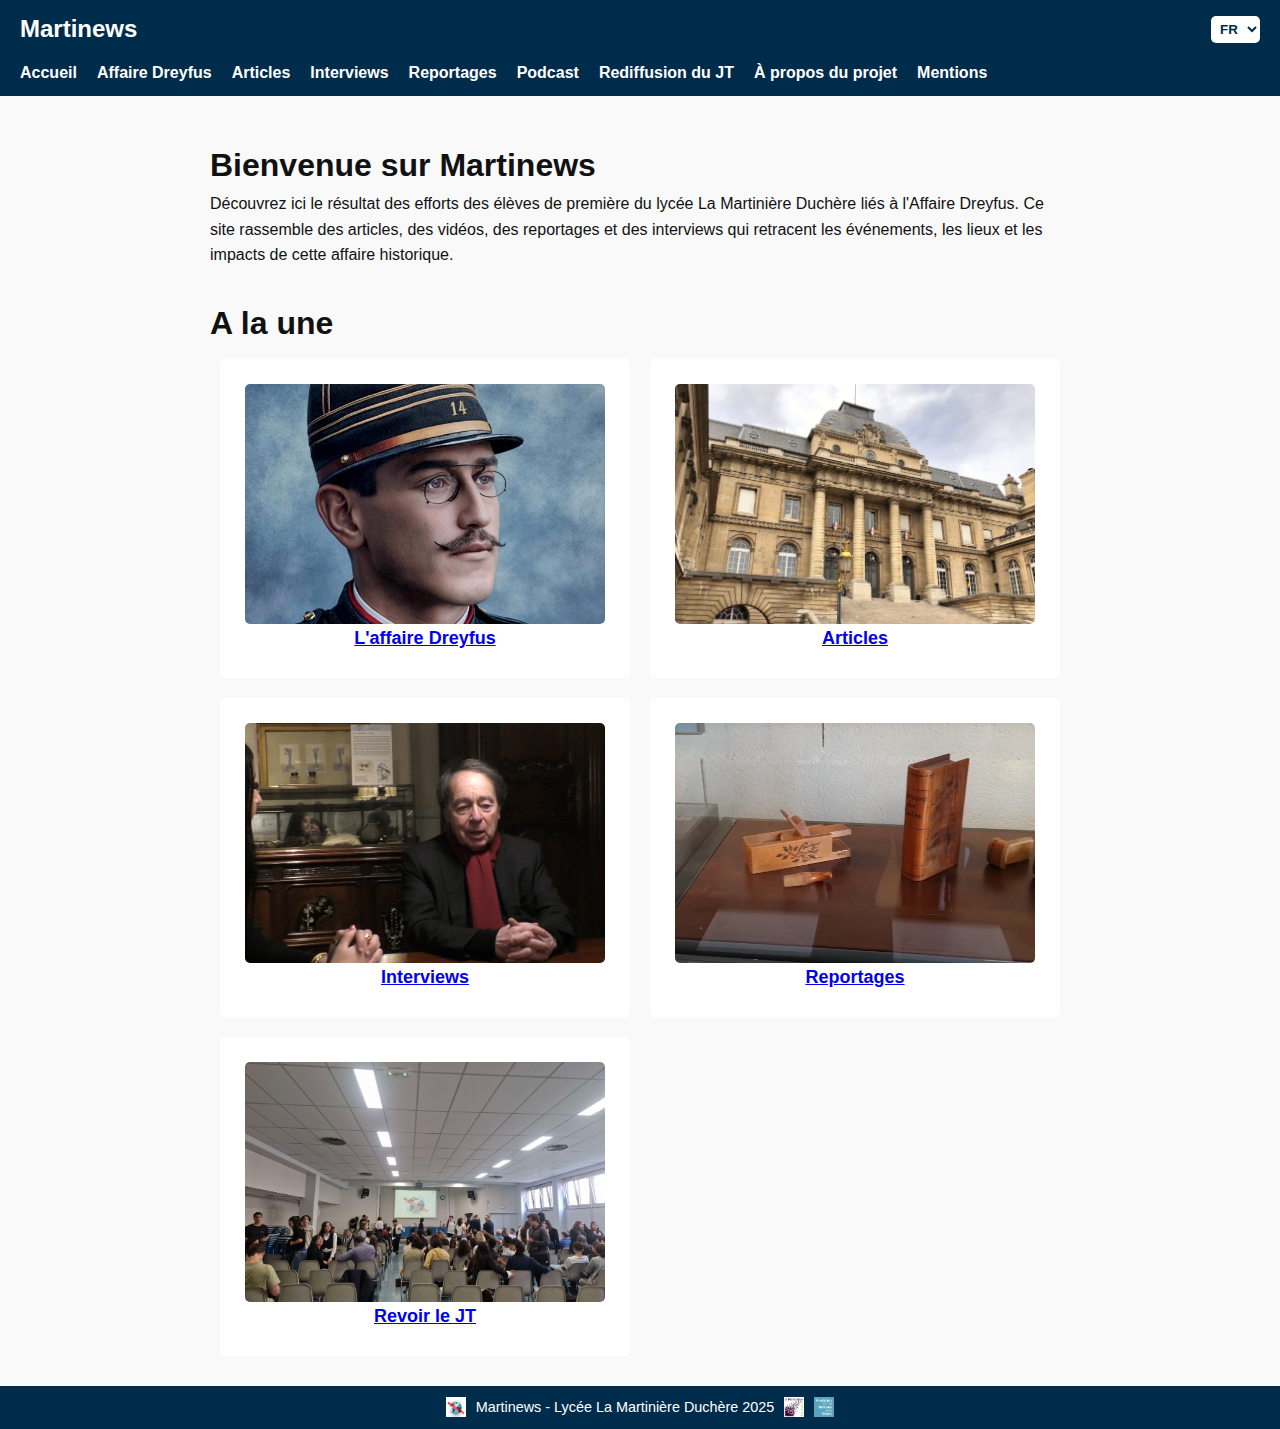
<file: index.html>
<!DOCTYPE html>
<html lang="fr">
<head>
  <meta charset="UTF-8">
  <title>Martinews</title>
  <link rel="stylesheet" href="Styles/style.css">
  <link rel="icon" href="Images/Logos/logo.jpg">
  <script defer src="Java/script.js"></script>
  <meta name="viewport" content="width=device-width, initial-scale=1.0">
</head>
<body class="accueil">


  <!-- Barre de navigation -->
  <header class="header">
    <div id="menu-icon" class="menu-icon">
      <div class="bar"></div><div class="bar"></div><div class="bar"></div>
    </div>
    <h1>Martinews</h1>
    <select id="lang-select">
      <option value="fr">FR</option> 
      <option value="en">EN</option>
    </select>
  </header>

  <nav class="top-nav">
    <a href="index.html" data-fr="Accueil" data-en="Home"></a>
    <a href="dreyfus.html" data-fr="Affaire Dreyfus" data-en="Dreyfus Affair"></a>
    <a href="articles.html">Articles</a>
    <a href="interview.html">Interviews</a>
    <a href="reportages.html" data-fr="Reportages" data-en="Reports"></a>
    <a href="podcast.html">Podcast</a>
    <a href="replay.html" data-fr="Rediffusion du JT" data-en="Broadcast Replay"></a>
    <a href="projet.html" data-fr="À propos du projet" data-en="About the Project"></a>
	<a href="credits.html" data-fr="Mentions" data-en="Credits"></a>
  </nav>

  <!-- Menu plein écran -->
	<nav class="fullscreen-menu" id="menu">
<div class="menu-content">
	<div class="menu-row">
		<a href="index.html" data-fr="Accueil" data-en="Home"></a>
		<a href="dreyfus.html" data-fr="Affaire Dreyfus" data-en="Dreyfus Affair"></a>
		<a href="articles.html">Articles</a>
		<a href="interview.html">Interviews</a>
    </div>
    <div class="menu-row">
		<a href="reportages.html" data-fr="Reportages" data-en="Reports"></a>
		<a href="podcast.html">Podcast</a>
		<a href="replay.html" data-fr="Rediffusion du JT" data-en="Watch the Broadcast Again"></a>
		<a href="projet.html" data-fr="A propos du projet" data-en="About the Project"></a>
    </div>
    <div class="menu-row">
		<a href="credits.html" data-fr="Mentions" data-en="Credits"></a>
    </div>
</div>

  <div id="close-icon" class="close-icon">
    <div class="bar1"></div><div class="bar2"></div>
  </div>

  <footer style="margin-top: auto; text-align: center;">
		<img src="Images/Logos/logo_martiniere.jpg" width="40" height="40">
		<img src="Images/Logos/logo_fondation.jpg" width="40" height="40">
		<img src="Images/Logos/logo.jpg" width="40" height="40">
  </footer>
</nav>

<!-- Contenu -->
<main class="content">
  <section class="hero-tv" style="margin-top: 60px;">
    <div class="hero-overlay">
		<h1 data-fr="Bienvenue sur Martinews" data-en="Welcome to Martinews"></h1>
		<p data-fr="Découvrez ici le résultat des efforts d͏es élèves de première d͏u lycée La Ma͏rtinièr͏e Duchère liés à l͏'Affaire͏ Dreyfus. Ce site ͏rassemble des articles, des vid͏éos,͏ des reportages et des interviews ͏qui re͏tr͏acent ͏les événements, les lieux et les i͏mpacts de͏ cette affaire ͏historiqu͏e." 
		data-en="Discover here the result of the efforts of students from La Martinière Duchère high school related to the Dreyfus Affair. This site brings together articles, videos, reports, and interviews that retrace the events, places, and impacts of this historical case.">
		</p>
    </div>
	<h1 data-fr="A la une" data-en="Front-page" style="margin-top: 30px;"></h1>
  </section>

<div class="grid-container2">
  
	<div class="grid-item"> 
		<a href="dreyfus.html" class="pdf-link">
			<img src="Images/Index/dreyfus.jpg" alt="Image cliquable" class="left-align"/>
			<h4 data-fr="L'affaire Dreyfus" data-en="Dreyfus Affair"></h4>
		</a>
	</div>
  
	<div class="grid-item"> 
		<a href="articles.html" class="pdf-link" >
			<img src="Images/Index/lieux.jpg" alt="Image cliquable" class="left-align"/>
			<h4>Articles</h4>
		</a>
	</div>
	
	<div class="grid-item"> 
		<a href="interview.html" class="pdf-link">
			<img src="Images/Index/interview.jpg" alt="Image cliquable" class="left-align"/>
			<h4>Interviews</h4>
		</a>
	</div>
	
	<div class="grid-item"> 
		<a href="reportages.html" class="pdf-link">
			<img src="Images/Index/reportages.jpg" alt="Image cliquable" class="left-align"/>
			<h4 data-fr="Reportages" data-en="Reports"></h4>
		</a>
	</div>
	
	<div class="grid-item"> 
		<a href="replay.html" class="pdf-link">
			<img src="Images/JT.jpg" alt="Image cliquable" class="left-align"/>
			<h4 data-fr="Revoir le JT" data-en="Watch the Broadcast Again"></h4>
		</a>
	</div>
	
  

	</div>
</main>

  <!-- Footer -->
	<footer class="footer">
		<img src="Images/Logos/logo.jpg" width="20" height="20">
		<p style="margin: 0;">Martinews - Lycée La Martinière Duchère 2025</p>
		<img src="Images/Logos/logo_martiniere.jpg" width="20" height="20"/>
		<img src="Images/Logos/logo_fondation.jpg" width="20" height="20"/>
	</footer>

</body>
</html>
</file>
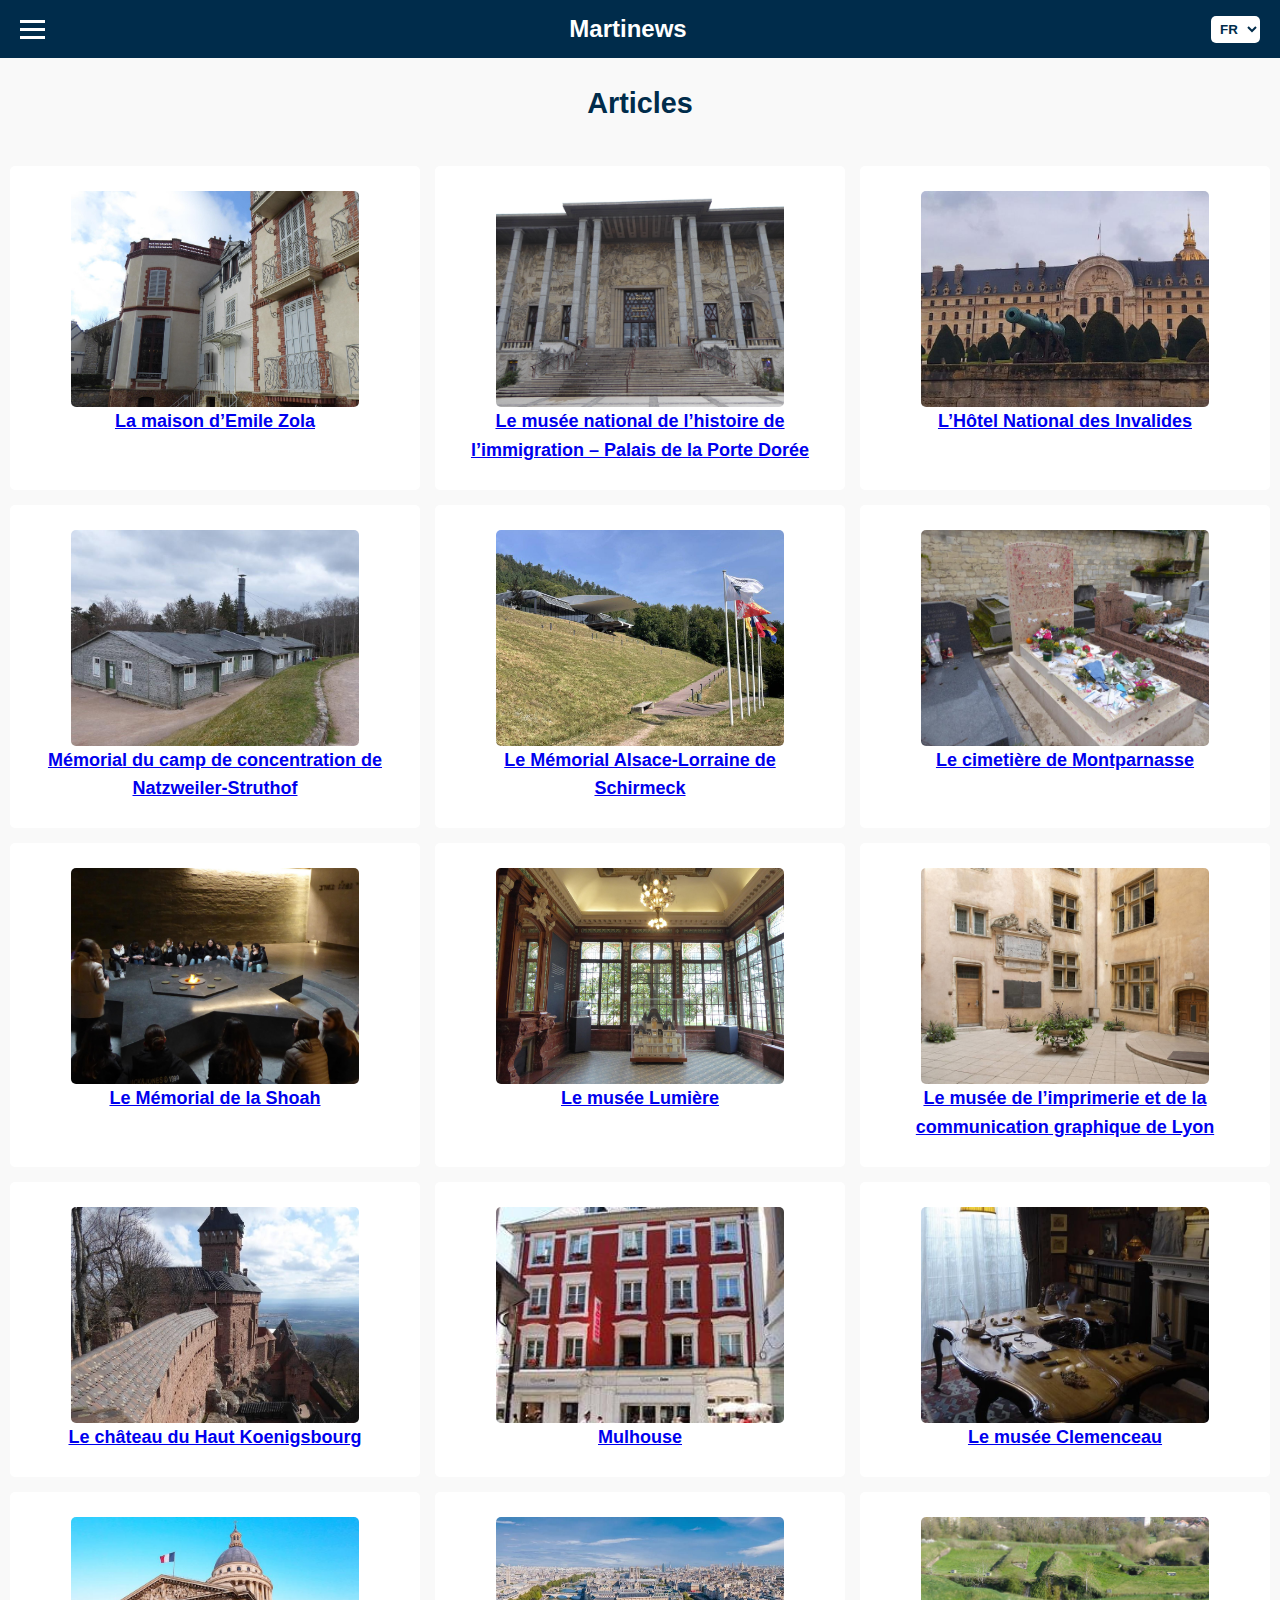
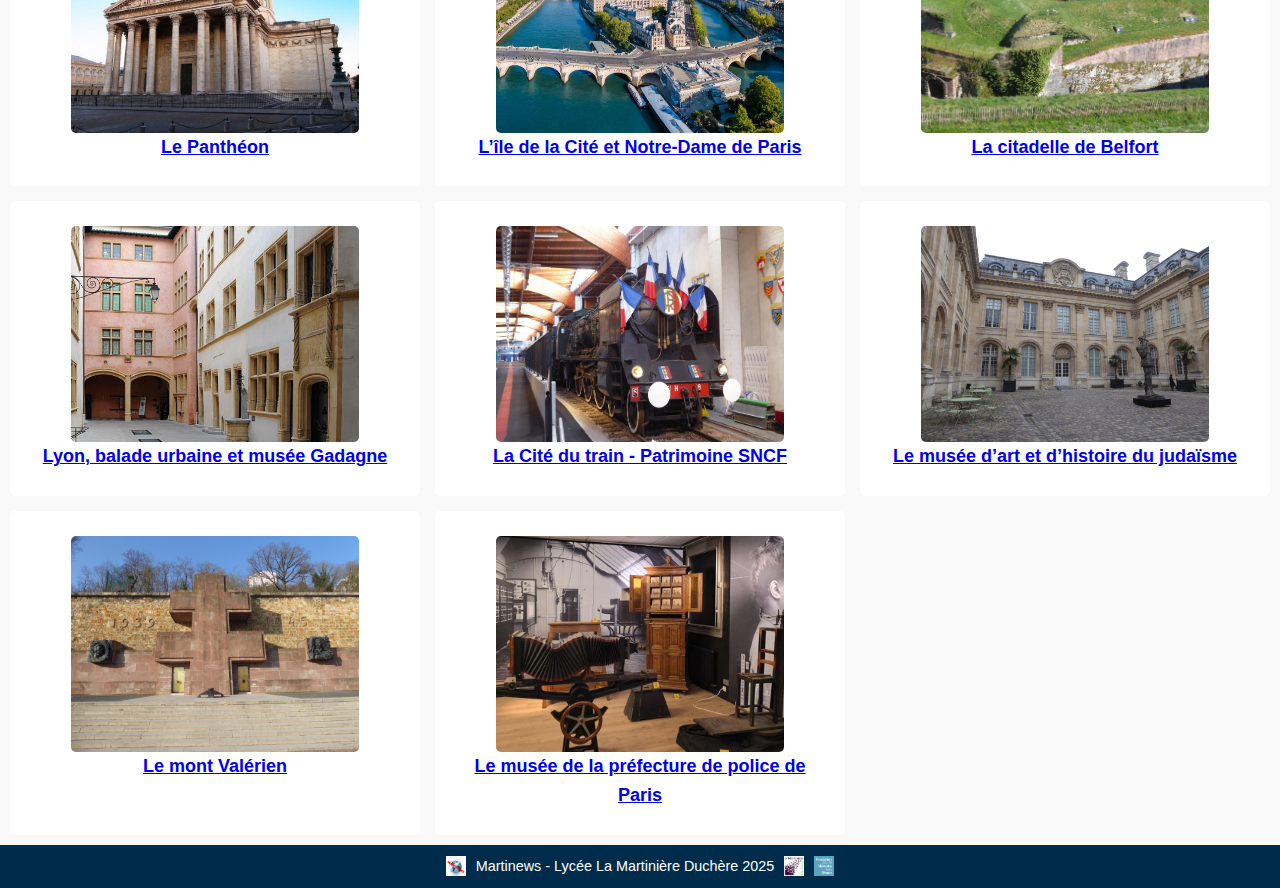
<file: articles.html>
<!DOCTYPE html>
<html lang="fr">
<head>
  <meta charset="UTF-8">
  <title>Martinews</title>
  <link rel="stylesheet" href="Styles/style.css">
  <link rel="icon" href="Images/Logos/logo.jpg">
  <script defer src="Java/script.js"></script>
  <meta name="viewport" content="width=device-width, initial-scale=1.0">
</head>
<body>


  <!-- Barre de navigation -->
  <header class="header">
    <div id="menu-icon" class="menu-icon">
      <div class="bar"></div><div class="bar"></div><div class="bar"></div>
    </div>
    <h1>Martinews</h1>
    <select id="lang-select">
      <option value="fr">FR</option> 
      <option value="en">EN</option>
    </select>
  </header>

  <!-- Menu plein écran -->
	<nav class="fullscreen-menu" id="menu">
<div class="menu-content">
	<div class="menu-row">
		<a href="index.html" data-fr="Accueil" data-en="Home"></a>
		<a href="dreyfus.html" data-fr="Affaire Dreyfus" data-en="Dreyfus Affair"></a>
		<a href="articles.html">Articles</a>
		<a href="interview.html">Interviews</a>
    </div>
    <div class="menu-row">
		<a href="reportages.html" data-fr="Reportages" data-en="Reports"></a>
		<a href="podcast.html">Podcast</a>
		<a href="replay.html" data-fr="Rediffusion du JT" data-en="Watch the Broadcast Again"></a>
		<a href="projet.html" data-fr="A propos du projet" data-en="About the Project"></a>
    </div>
    <div class="menu-row">
		<a href="credits.html" data-fr="Mentions" data-en="Credits"></a>
    </div>
</div>

  <div id="close-icon" class="close-icon">
    <div class="bar1"></div><div class="bar2"></div>
  </div>

  <footer style="margin-top: auto; text-align: center;">
		<img src="Images/Logos/logo_martiniere.jpg" width="40" height="40">
		<img src="Images/Logos/logo_fondation.jpg" width="40" height="40">
		<img src="Images/Logos/logo.jpg" width="40" height="40">
  </footer>
</nav>

  <!-- Contenu -->
  <main class="content">
    <h2>Articles</h2>
  </main>
  
  <div class="grid-container">
  
	<div class="grid-item"> 
		<a class="pdf-link"
			data-href-fr="Articles/maison-emile-zola_FR.pdf"
			data-href-en="Articles/maison-emile-zola_EN.pdf"
			target="_blank">
			<img src="Images/Articles/maison-emile-zola.jpg" alt="Image cliquable" class="left-align"/>
			<h4 data-fr="La maison d’Emile Zola" data-en="Emile Zola's house"></h4>
		</a>
	</div>
  
	<div class="grid-item"> 
		<a class="pdf-link"
			data-href-fr="Articles/musée-immigration-FR.pdf"
			data-href-en="Articles/musée-immigration-EN.pdf"
			target="_blank">
			<img src="Images/Articles/musée-immigration.jpg" alt="Image cliquable" class="left-align"/>
			<h4 data-fr="Le musée national de l’histoire de l’immigration – Palais de la Porte Dorée" data-en="The National Museum of the History of Immigration – Palais de la Porte Dorée"></h4>
		</a>
	</div>
  
    <div class="grid-item"> 
		<a class="pdf-link"
			data-href-fr="Articles/hotel-national-invalides-FR.pdf"
			data-href-en="Articles/hotel-national-invalides-EN.pdf"
			target="_blank">
			<img src="Images/Articles/hotel-national-invalides.jpg" alt="Image cliquable" class="left-align"/>
			<h4 data-fr="L’Hôtel National des Invalides" data-en="The National Hôtel of the Invalides"></h4>
		</a>
	</div>
	
    <div class="grid-item"> 
		<a class="pdf-link"
			data-href-fr="Articles/mémorial-natzweiler-struthof-FR.pdf"
			data-href-en="Articles/mémorial-natzweiler-struthof-EN.pdf"
			target="_blank">
			<img src="Images/Articles/mémorial-natzweiler-struthof.jpg" alt="Image cliquable" class="left-align"/>
			<h4 data-fr="Mémorial du camp de concentration de Natzweiler-Struthof" data-en="Memorial of the Natzweiler-Struthof Concentration Camp"></h4>
		</a>
	</div>


	<div class="grid-item"> 
		<a class="pdf-link"
			data-href-fr="Articles/mémorial-alsace-lorraine-schirmeck-FR.pdf"
			data-href-en="Articles/mémorial-alsace-lorraine-schirmeck-EN.pdf"
			target="_blank">
			<img src="Images/Articles/mémorial-alsace-lorraine-schirmeck.jpg" alt="Image cliquable" class="left-align"/>
			<h4 data-fr="Le Mémorial Alsace-Lorraine de Schirmeck" data-en="The Alsace-Moselle Memorial in Schirmeck"></h4>
		</a>
	</div>
	
  	<div class="grid-item"> 
		<a class="pdf-link"
			data-href-fr="Articles/cimetière-montparnasse-FR.pdf"
			data-href-en="Articles/cimetière-montparnasse-EN.pdf"
			target="_blank">
			<img src="Images/Articles/cimetière-montparnasse.jpg" alt="Image cliquable" class="left-align"/>
			<h4 data-fr="Le cimetière de Montparnasse" data-en="The Montparnasse Cemetery"></h4>
		</a>
	</div>
	
	<div class="grid-item"> 
		<a class="pdf-link"
			data-href-fr="Articles/mémorial-shoah-FR.pdf"
			data-href-en="Articles/mémorial-shoah-EN.pdf"
			target="_blank">
			<img src="Images/Articles/mémorial-shoah.jpg" alt="Image cliquable" class="left-align"/>
			<h4 data-fr="Le Mémorial de la Shoah" data-en="The Shoah Memorial"></h4>
		</a>
	</div>

	<div class="grid-item"> 
		<a class="pdf-link"
			data-href-fr="Articles/musée-lumière-FR.pdf"
			data-href-en="Articles/musée-lumière-EN.pdf"
			target="_blank">
			<img src="Images/Articles/musée-lumière.jpg" alt="Image cliquable" class="left-align"/>
			<h4 data-fr="Le musée Lumière" data-en="The Lumière Museum"></h4>
		</a>
	</div>
	
	<div class="grid-item"> 
		<a class="pdf-link"
			data-href-fr="Articles/musée-imprimerie-FR.pdf"
			data-href-en="Articles/musée-imprimerie-EN.pdf"
			target="_blank">
			<img src="Images/Articles/musée-imprimerie.jpg" alt="Image cliquable" class="left-align"/>
			<h4 data-fr="Le musée de l’imprimerie et de la communication graphique de Lyon" data-en="The Museum of Printing and Graphic Communication in Lyon"></h4>
		</a>
	</div>
	
	<div class="grid-item"> 
		<a class="pdf-link"
			data-href-fr="Articles/château-haut-koenigsbourg-FR.pdf"
			data-href-en="Articles/château-haut-koenigsbourg-EN.pdf"
			target="_blank">
			<img src="Images/Articles/château-haut-koenigsbourg.jpg" alt="Image cliquable" class="left-align"/>
			<h4 data-fr="Le château du Haut Koenigsbourg" data-en="Haut-Koenigsbourg Castle"></h4>
		</a>
	</div>
	
	<div class="grid-item"> 
		<a class="pdf-link"
			data-href-fr="Articles/mulhouse-FR.pdf"
			data-href-en="Articles/mulhouse-EN.pdf"
			target="_blank">
			<img src="Images/Articles/mulhouse.jpg" alt="Image cliquable" class="left-align"/>
			<h4>Mulhouse</h4>
		</a>
	</div>
	
	<div class="grid-item"> 
		<a class="pdf-link"
			data-href-fr="Articles/musée-clémenceau-FR.pdf"
			data-href-en="Articles/musée-clémenceau-EN.pdf"
			target="_blank">
			<img src="Images/Articles/musée-clémenceau.jpg" alt="Image cliquable" class="left-align"/>
			<h4 data-fr="Le musée Clemenceau" data-en="The Clemenceau Museum"></h4>
		</a>
	</div>
	
	<div class="grid-item"> 
		<a class="pdf-link"
			data-href-fr="Articles/panthéon-FR.pdf"
			data-href-en="Articles/panthéon-EN.pdf"
			target="_blank">
			<img src="Images/Articles/panthéon.jpg" alt="Image cliquable" class="left-align"/>
			<h4 data-fr="Le Panthéon" data-en="The Panthéon"></h4>
		</a>
	</div>
	
	<div class="grid-item"> 
		<a class="pdf-link"
			data-href-fr="Articles/ile-cité-notre-dame-FR.pdf"
			data-href-en="Articles/ile-cité-notre-dame-EN.pdf"
			target="_blank">
			<img src="Images/Articles/ile-cité-notre-dame.jpg" alt="Image cliquable" class="left-align"/>
			<h4 data-fr="L’île de la Cité et Notre-Dame de Paris " data-en="The Île de la Cité and Notre-Dame Cathedral of Paris"></h4>
		</a>
	</div>
	
	<div class="grid-item"> 
		<a class="pdf-link"
			data-href-fr="Articles/citadelle-bellefort-FR.pdf"
			data-href-en="Articles/citadelle-bellefort-EN.pdf"
			target="_blank">
			<img src="Images/Articles/citadelle-bellefort.jpg" alt="Image cliquable" class="left-align"/>
			<h4 data-fr="La citadelle de Belfort" data-en="The Belfort Citadel"></h4>
		</a>
	</div>
	
	<div class="grid-item"> 
		<a class="pdf-link"
			data-href-fr="Articles/lyon-musée-gadagne-FR.pdf"
			data-href-en="Articles/lyon-musée-gadagne-EN.pdf"
			target="_blank">
			<img src="Images/Articles/lyon-musée-gadagne.jpg" alt="Image cliquable" class="left-align"/>
			<h4 data-fr="Lyon, balade urbaine et musée Gadagne" data-en="Lyon, Urban Walk and Gadagne Museum"></h4>
		</a>
	</div>
	
	<div class="grid-item"> 
		<a class="pdf-link"
			data-href-fr="Articles/cité-du-train-FR.pdf"
			data-href-en="Articles/cité-du-train-EN.pdf"
			target="_blank">
			<img src="Images/Articles/cité-du-train.jpg" alt="Image cliquable" class="left-align"/>
			<h4 data-fr="La Cité du train - Patrimoine SNCF" data-en="The Train City – SNCF Heritage Museum"></h4>
		</a>
	</div>
	
	<div class="grid-item"> 
		<a class="pdf-link"
			data-href-fr="Articles/musée-art-histoire-judaisme-FR.pdf"
			data-href-en="Articles/musée-art-histoire-judaisme-EN.pdf"
			target="_blank">
			<img src="Images/Articles/musée-art-histoire-judaisme.jpg" alt="Image cliquable" class="left-align"/>
			<h4 data-fr="Le musée d’art et d’histoire du judaïsme" data-en="The Museum of Art and History of Judaism"></h4>
		</a>
	</div>
	
	<div class="grid-item"> 
		<a class="pdf-link"
			data-href-fr="Articles/mont-valérien-FR.pdf"
			data-href-en="Articles/mont-valérien-EN.pdf"
			target="_blank">
			<img src="Images/Articles/mont-valérien.jpg" alt="Image cliquable" class="left-align"/>
			<h4 data-fr="Le mont Valérien" data-en="Mount Valérien"></h4>
		</a>
	</div>
	
	<div class="grid-item"> 
		<a class="pdf-link"
			data-href-fr="Articles/musée-préfecture-police-paris-FR.pdf"
			data-href-en="Articles/musée-préfecture-police-paris-EN.pdf"
			target="_blank">
			<img src="Images/Articles/musée-préfecture-police-paris.jpg" alt="Image cliquable" class="left-align"/>
			<h4 data-fr="Le musée de la préfecture de police de Paris" data-en="The Paris Police Prefecture Museum"></h4>
		</a>
	</div>

	</div>

  <!-- Footer -->
	<footer class="footer">
		<img src="Images/Logos/logo.jpg" width="20" height="20">
		<p style="margin: 0;">Martinews - Lycée La Martinière Duchère 2025</p>
		<img src="Images/Logos/logo_martiniere.jpg" width="20" height="20"/>
		<img src="Images/Logos/logo_fondation.jpg" width="20" height="20"/>
	</footer>

</body>
</html>
</file>
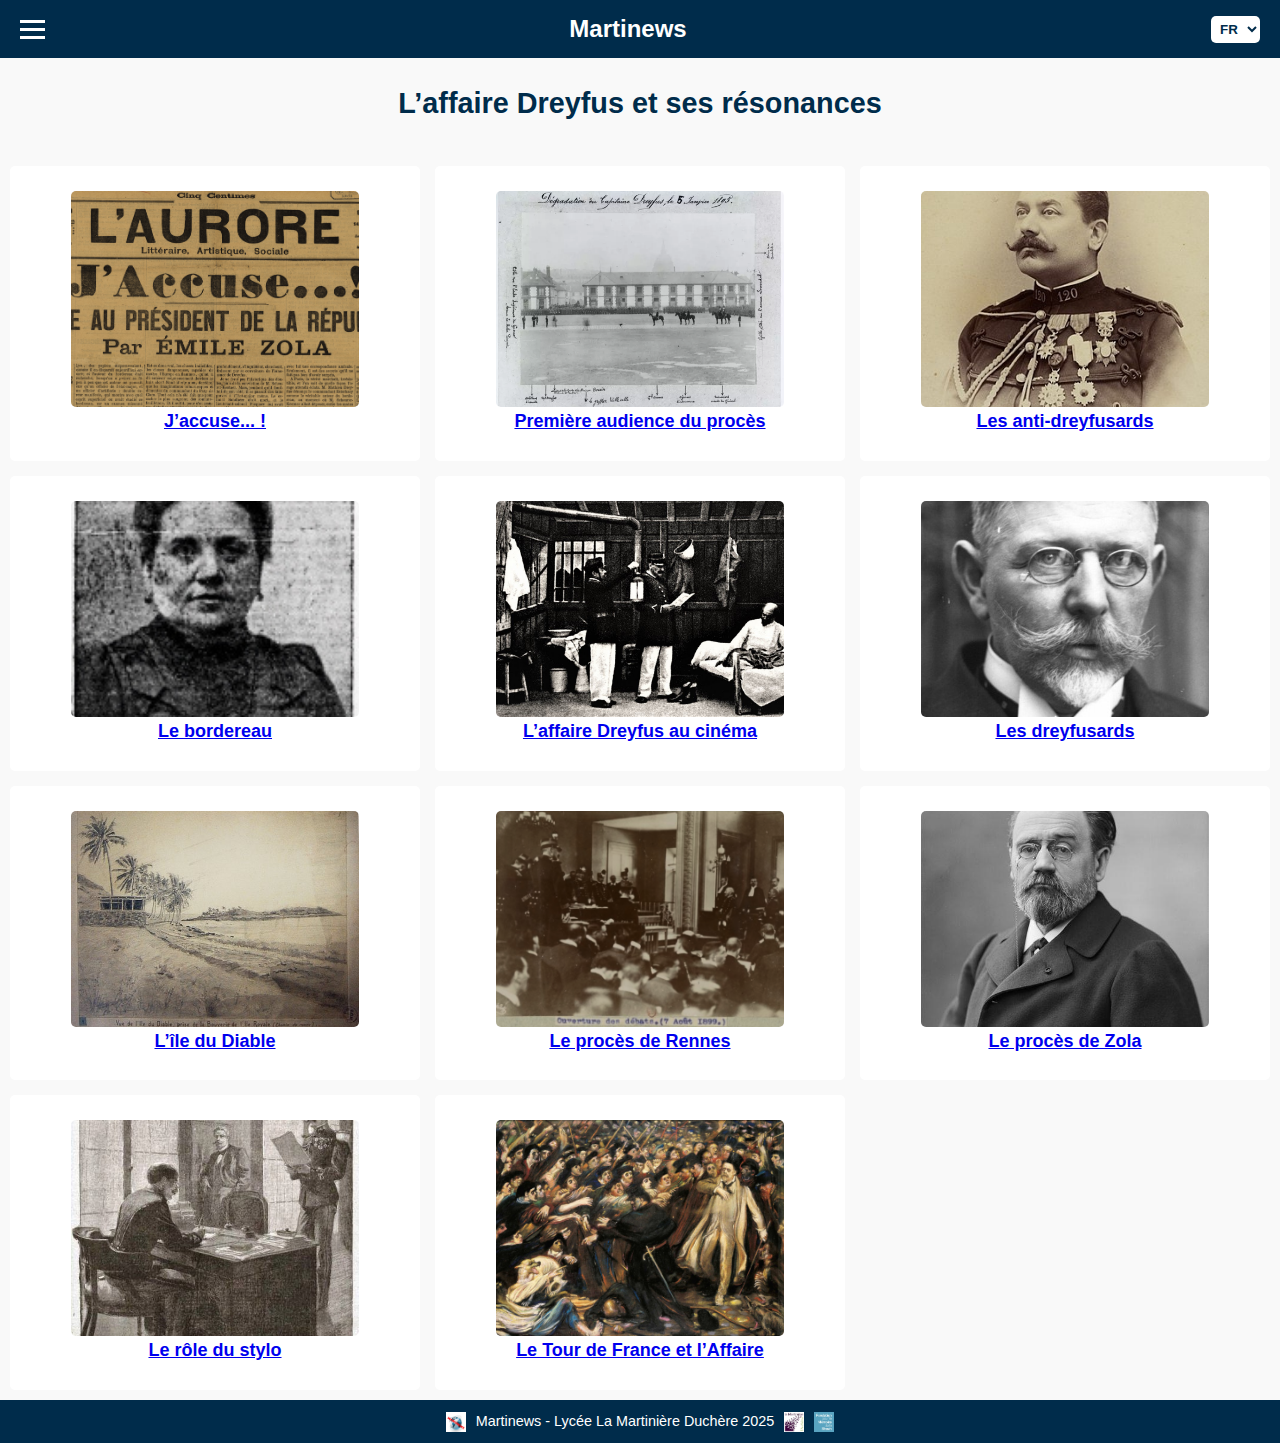
<file: dreyfus.html>
<!DOCTYPE html>
<html lang="fr">
<head>
  <meta charset="UTF-8">
  <title>Martinews</title>
  <link rel="stylesheet" href="Styles/style.css">
  <link rel="icon" href="Images/Logos/logo.jpg">
  <script defer src="Java/script.js"></script>
  <meta name="viewport" content="width=device-width, initial-scale=1.0">
</head>
<body>


  <!-- Barre de navigation -->
  <header class="header">
    <div id="menu-icon" class="menu-icon">
      <div class="bar"></div><div class="bar"></div><div class="bar"></div>
    </div>
    <h1>Martinews</h1>
    <select id="lang-select">
      <option value="fr">FR</option> 
      <option value="en">EN</option>
    </select>
  </header>
  
  

  <!-- Menu plein écran -->
	<nav class="fullscreen-menu" id="menu">
<div class="menu-content">
	<div class="menu-row">
		<a href="index.html" data-fr="Accueil" data-en="Home"></a>
		<a href="dreyfus.html" data-fr="Affaire Dreyfus" data-en="Dreyfus Affair"></a>
		<a href="articles.html">Articles</a>
		<a href="interview.html">Interviews</a>
    </div>
    <div class="menu-row">
		<a href="reportages.html" data-fr="Reportages" data-en="Reports"></a>
		<a href="podcast.html">Podcast</a>
		<a href="replay.html" data-fr="Rediffusion du JT" data-en="Watch the Broadcast Again"></a>
		<a href="projet.html" data-fr="A propos du projet" data-en="About the Project"></a>
    </div>
    <div class="menu-row">
		<a href="credits.html" data-fr="Mentions" data-en="Credits"></a>
    </div>
</div>

  <div id="close-icon" class="close-icon">
    <div class="bar1"></div><div class="bar2"></div>
  </div>

  <footer style="margin-top: auto; text-align: center;">
		<img src="Images/Logos/logo_martiniere.jpg" width="40" height="40">
		<img src="Images/Logos/logo_fondation.jpg" width="40" height="40">
		<img src="Images/Logos/logo.jpg" width="40" height="40">
  </footer>
</nav>
	
  <!-- Contenu -->
  <main class="content">
    <h2 data-fr="L’affaire Dreyfus et ses résonances"
        data-en="The Dreyfus affair and its resonances">L’affaire Dreyfus et ses résonances</h2>
  </main>
  
  <div class="grid-container">
  
<div class="grid-item"> 
	<a class="pdf-link"
		data-href-fr="Dreyfus/13-janvier-1898-FR.pdf"
		data-href-en="Dreyfus/13-janvier-1898-FR.pdf"
		target="_blank">
		<img src="Images/Dreyfus/13-janvier-1898.png" alt="Image cliquable" class="left-align"/>
		<h4 data-fr="J’accuse... !" data-en="J’accuse... !"></h4>
	</a>
</div>

<div class="grid-item"> 
	<a class="pdf-link"
		data-href-fr="Dreyfus/19-déc-1894-FR.pdf"
		data-href-en="Dreyfus/19-déc-1894-FR.pdf"
		target="_blank">
		<img src="Images/Dreyfus/19-déc-1894.png" alt="Image cliquable" class="left-align"/>
		<h4 data-fr="Première audience du procès" data-en="First hearing of the trial"></h4>
	</a>
</div>

<div class="grid-item"> 
	<a class="pdf-link"
		data-href-fr="Dreyfus/Anti-Dreyfusard-FR.pdf"
		data-href-en="Dreyfus/Anti-Dreyfusard-FR.pdf"
		target="_blank">
		<img src="Images/Dreyfus/Anti-Dreyfusard.jpg" alt="Image cliquable" class="left-align"/>
		<h4 data-fr="Les anti-dreyfusards" data-en="The anti-Dreyfusards"></h4>
	</a>
</div>

<div class="grid-item"> 
	<a class="pdf-link"
		data-href-fr="Dreyfus/Bordereau-FR.pdf"
		data-href-en="Dreyfus/Bordereau-FR.pdf"
		target="_blank">
		<img src="Images/Dreyfus/Bordereau.jpg" alt="Image cliquable" class="left-align"/>
		<h4 data-fr="Le bordereau" data-en="The memorandum"></h4>
	</a>
</div>

<div class="grid-item"> 
	<a class="pdf-link"
		data-href-fr="Dreyfus/Cinéma-FR.pdf"
		data-href-en="Dreyfus/Cinéma-FR.pdf"
		target="_blank">
		<img src="Images/Dreyfus/Cinéma.jpg" alt="Image cliquable" class="left-align"/>
		<h4 data-fr="L’affaire Dreyfus au cinéma" data-en="The Dreyfus Affair in cinema"></h4>
	</a>
</div>

<div class="grid-item"> 
	<a class="pdf-link"
		data-href-fr="Dreyfus/Dreyfusard-FR.pdf"
		data-href-en="Dreyfus/Dreyfusard-FR.pdf"
		target="_blank">
		<img src="Images/Dreyfus/Dreyfusard.jpg" alt="Image cliquable" class="left-align"/>
		<h4 data-fr="Les dreyfusards" data-en="The Dreyfusards"></h4>
	</a>
</div>

<div class="grid-item"> 
	<a class="pdf-link"
		data-href-fr="Dreyfus/Ile-du-diable-FR.pdf"
		data-href-en="Dreyfus/Ile-du-diable-FR.pdf"
		target="_blank">
		<img src="Images/Dreyfus/Ile-du-diable.jpg" alt="Image cliquable" class="left-align"/>
		<h4 data-fr="L’île du Diable" data-en="Devil's Island"></h4>
	</a>
</div>

<div class="grid-item"> 
	<a class="pdf-link"
		data-href-fr="Dreyfus/Procès-de-Rennes-FR.pdf"
		data-href-en="Dreyfus/Procès-de-Rennes-FR.pdf"
		target="_blank">
		<img src="Images/Dreyfus/Procès-de-Rennes.png" alt="Image cliquable" class="left-align"/>
		<h4 data-fr="Le procès de Rennes" data-en="The Rennes trial"></h4>
	</a>
</div>

<div class="grid-item"> 
	<a class="pdf-link"
		data-href-fr="Dreyfus/Procès-de-Zola-FR.pdf"
		data-href-en="Dreyfus/Procès-de-Zola-FR.pdf"
		target="_blank">
		<img src="Images/Dreyfus/Procès-de-Zola.jpg" alt="Image cliquable" class="left-align"/>
		<h4 data-fr="Le procès de Zola" data-en="Zola's trial"></h4>
	</a>
</div>

<div class="grid-item"> 
	<a class="pdf-link"
		data-href-fr="Dreyfus/Stylo-FR.pdf"
		data-href-en="Dreyfus/Stylo-FR.pdf"
		target="_blank">
		<img src="Images/Dreyfus/Stylo.jpg" alt="Image cliquable" class="left-align"/>
		<h4 data-fr="Le rôle du stylo" data-en="The role of the pen"></h4>
	</a>
</div>

<div class="grid-item"> 
	<a class="pdf-link"
		data-href-fr="Dreyfus/Tour-de-France-FR.pdf"
		data-href-en="Dreyfus/Tour-de-France-FR.pdf"
		target="_blank">
		<img src="Images/Dreyfus/Tour-de-France.png" alt="Image cliquable" class="left-align"/>
		<h4 data-fr="Le Tour de France et l’Affaire" data-en="The Tour de France and the Affair"></h4>
	</a>
</div>


	</div>

  <!-- Footer -->
	<footer class="footer">
		<img src="Images/Logos/logo.jpg" width="20" height="20">
		<p style="margin: 0;">Martinews - Lycée La Martinière Duchère 2025</p>
		<img src="Images/Logos/logo_martiniere.jpg" width="20" height="20"/>
		<img src="Images/Logos/logo_fondation.jpg" width="20" height="20"/>
	</footer>

</body>
</html>
</file>
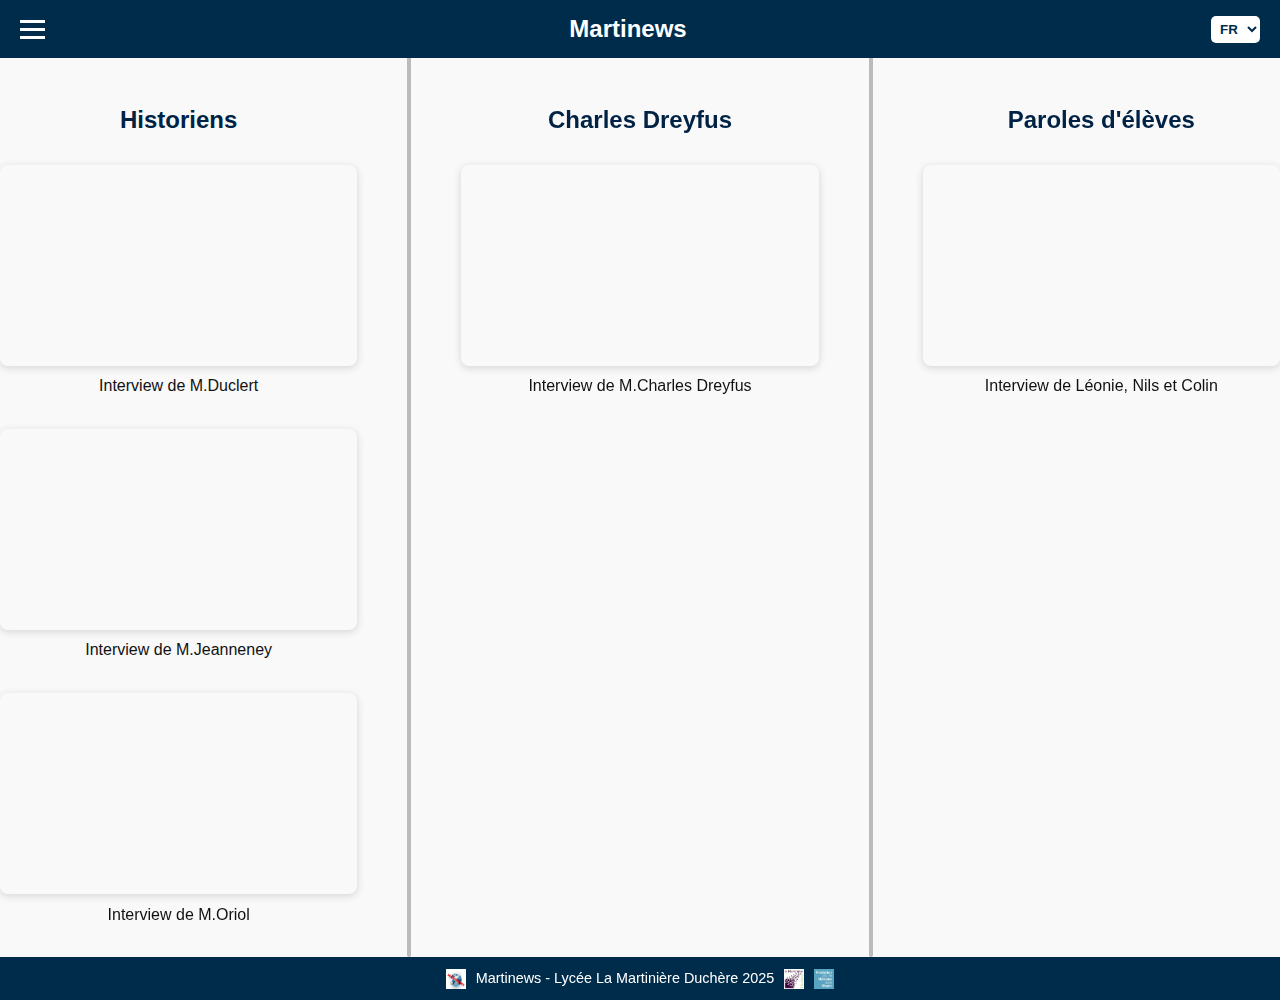
<file: interview.html>
<!DOCTYPE html>
<html lang="fr">
<head>
  <meta charset="UTF-8">
  <title>Martinews</title>
  <link rel="stylesheet" href="Styles/style.css">
  <link rel="icon" href="Images/Logos/logo.jpg">
  <script defer src="Java/script.js"></script>
  <meta name="viewport" content="width=device-width, initial-scale=1.0">
</head>
<body>


  <!-- Barre de navigation -->
  <header class="header">
    <div id="menu-icon" class="menu-icon">
      <div class="bar"></div><div class="bar"></div><div class="bar"></div>
    </div>
    <h1>Martinews</h1>
    <select id="lang-select">
      <option value="fr">FR</option> 
      <option value="en">EN</option>
    </select>
  </header>

  <!-- Menu plein écran -->
	<nav class="fullscreen-menu" id="menu">
<div class="menu-content">
	<div class="menu-row">
		<a href="index.html" data-fr="Accueil" data-en="Home"></a>
		<a href="dreyfus.html" data-fr="Affaire Dreyfus" data-en="Dreyfus Affair"></a>
		<a href="articles.html">Articles</a>
		<a href="interview.html">Interviews</a>
    </div>
    <div class="menu-row">
		<a href="reportages.html" data-fr="Reportages" data-en="Reports"></a>
		<a href="podcast.html">Podcast</a>
		<a href="replay.html" data-fr="Rediffusion du JT" data-en="Watch the Broadcast Again"></a>
		<a href="projet.html" data-fr="A propos du projet" data-en="About the Project"></a>
    </div>
    <div class="menu-row">
		<a href="credits.html" data-fr="Mentions" data-en="Credits"></a>
    </div>
</div>

  <div id="close-icon" class="close-icon">
    <div class="bar1"></div><div class="bar2"></div>
  </div>

  <footer style="margin-top: auto; text-align: center;">
		<img src="Images/Logos/logo_martiniere.jpg" width="40" height="40">
		<img src="Images/Logos/logo_fondation.jpg" width="40" height="40">
		<img src="Images/Logos/logo.jpg" width="40" height="40">
  </footer>
</nav>
	

	<!-- Contenu -->
  <h1 class="title">Interviews</h1>

  <div class="interview-container">

    <div class="column">
      <h2 data-fr="Historiens" data-en="Historians" style="margin-top: 50px;"></h2>

      <div class="video-box">
        <iframe src="https://www.youtube.com/embed/SUowhPtpkkM" title="Interview 1" allowfullscreen></iframe>
        <p data-fr="Interview de M.Duclert" data-en="Interview with Mr.Duclert"></p>
      </div>

      <div class="video-box">
        <iframe src="https://www.youtube.com/embed/MFI4sbjTqas" title="Interview 2" allowfullscreen></iframe>
        <p data-fr="Interview de M.Jeanneney" data-en="Interview with Mr.Jeanneney"></p>
      </div>

      <div class="video-box">
        <iframe src="https://www.youtube.com/embed/XJkgKKKaIZM" title="Interview 3" allowfullscreen></iframe>
        <p data-fr="Interview de M.Oriol" data-en="Interview with Mr. Oriol"></p>
      </div>
    </div>

<div class="separator-line"></div>
<div class="separator-horizontal"></div>

    <div class="column">
      <h2 style="margin-top: 50px;">Charles Dreyfus</h2>

      <div class="video-box">
        <iframe src="https://www.youtube.com/embed/RTtzk0HBnXQ" title="Interview Dreyfus" allowfullscreen></iframe>
        <p data-fr="Interview de M.Charles Dreyfus" data-en="Interview with Mr.Charles Dreyfus"></p>
      </div>
    </div>

<div class="separator-line"></div>
<div class="separator-horizontal"></div>

    <div class="column">
      <h2 style="margin-top: 50px;"data-fr="Paroles d'élèves" data-en="Students’ Voices"></h2>

      <div class="video-box">
        <iframe src="https://www.youtube.com/embed/4RPCpfOCCms" title="Paroles d'élèves" allowfullscreen></iframe>
        <p data-fr="Interview de Léonie, Nils et Colin" data-en="Interview with Léonie, Nils, and Colin"></p>
      </div>
    </div>

  </div>
  
  <!-- Footer -->
	<footer class="footer">
		<img src="Images/Logos/logo.jpg" width="20" height="20">
		<p style="margin: 0;">Martinews - Lycée La Martinière Duchère 2025</p>
		<img src="Images/Logos/logo_martiniere.jpg" width="20" height="20"/>
		<img src="Images/Logos/logo_fondation.jpg" width="20" height="20"/>
	</footer>

</body>
</html>
</file>
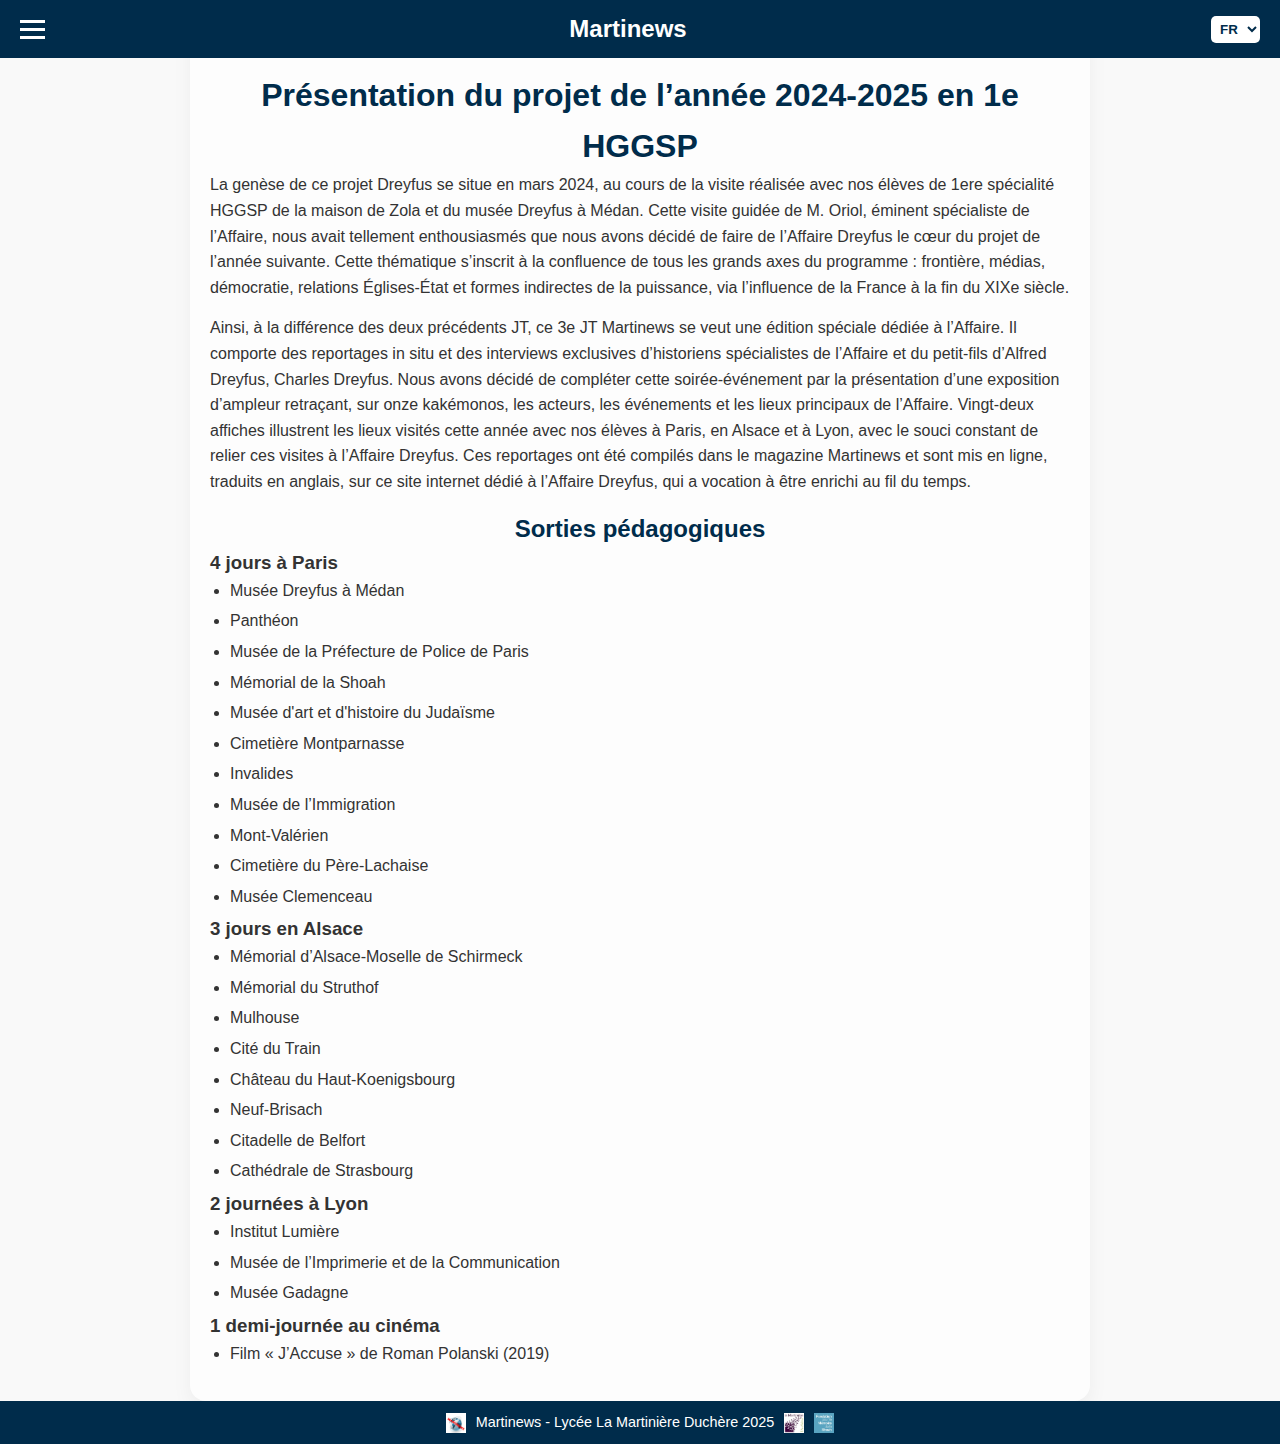
<file: projet.html>
<!DOCTYPE html>
<html lang="fr">
<head>
  <meta charset="UTF-8">
  <title>Martinews</title>
  <link rel="stylesheet" href="Styles/style.css">
  <link rel="icon" href="Images/Logos/logo.jpg">
  <script defer src="Java/script.js"></script>
  <meta name="viewport" content="width=device-width, initial-scale=1.0">
</head>
<body>


  <!-- Barre de navigation -->
  <header class="header">
    <div id="menu-icon" class="menu-icon">
      <div class="bar"></div><div class="bar"></div><div class="bar"></div>
    </div>
    <h1>Martinews</h1>
    <select id="lang-select">
      <option value="fr">FR</option> 
      <option value="en">EN</option>
    </select>
  </header>

  <!-- Menu plein écran -->
	<nav class="fullscreen-menu" id="menu">
<div class="menu-content">
	<div class="menu-row">
		<a href="index.html" data-fr="Accueil" data-en="Home"></a>
		<a href="dreyfus.html" data-fr="Affaire Dreyfus" data-en="Dreyfus Affair"></a>
		<a href="articles.html">Articles</a>
		<a href="interview.html">Interviews</a>
    </div>
    <div class="menu-row">
		<a href="reportages.html" data-fr="Reportages" data-en="Reports"></a>
		<a href="podcast.html">Podcast</a>
		<a href="replay.html" data-fr="Rediffusion du JT" data-en="Watch the Broadcast Again"></a>
		<a href="projet.html" data-fr="A propos du projet" data-en="About the Project"></a>
    </div>
    <div class="menu-row">
		<a href="credits.html" data-fr="Mentions" data-en="Credits"></a>
    </div>
</div>

  <div id="close-icon" class="close-icon">
    <div class="bar1"></div><div class="bar2"></div>
  </div>

  <footer style="margin-top: auto; text-align: center;">
		<img src="Images/Logos/logo_martiniere.jpg" width="40" height="40">
		<img src="Images/Logos/logo_fondation.jpg" width="40" height="40">
		<img src="Images/Logos/logo.jpg" width="40" height="40">
  </footer>
</nav>

  <!-- Contenu -->

<section class="project-presentation">
  <div class="container">
    <h1 data-fr="Présentation du projet de l’année 2024-2025 en 1e HGGSP"
      data-en="Presentation of the 1st HGGSP 2024-2025 project" style="margin-top: 20px;"></h1>

    <p data-fr="La genèse de ce projet Dreyfus se situe en mars 2024, au cours de la visite réalisée avec nos élèves de 1ere spécialité HGGSP de la maison de Zola et du musée Dreyfus à Médan. 
      Cette visite guidée de M. Oriol, éminent spécialiste de l’Affaire, nous avait tellement enthousiasmés que nous avons décidé de faire de l’Affaire Dreyfus le cœur du projet de l’année suivante. 
      Cette thématique s’inscrit à la confluence de tous les grands axes du programme : frontière, médias, démocratie, relations Églises-État et formes indirectes de la puissance, via l’influence de la France à la fin du XIXe siècle."
      data-en="The genesis of this Dreyfus project dates back to March 2024, during a visit with our 11th-grade students specializing in HGGSP to Zola’s house and the Dreyfus Museum in Médan.
This guided tour by Mr. Oriol, a distinguished expert on the Affair, inspired us so much that we decided to make the Dreyfus Affair the central theme of the following year’s project.
This topic sits at the crossroads of all the major themes of the curriculum: borders, media, democracy, Church-State relations, and indirect forms of power, through France’s influence at the end of the 19th century."> 
      La genèse de ce projet Dreyfus se situe en mars 2024, au cours de la visite réalisée avec nos élèves de 1ère spécialité HGGSP de la maison de Zola et du musée Dreyfus à Médan. 
      Cette visite guidée de M. Oriol, éminent spécialiste de l’Affaire, nous avait tellement enthousiasmés que nous avons décidé de faire de l’Affaire Dreyfus le cœur du projet de l’année suivante. 
      Cette thématique s’inscrit à la confluence de tous les grands axes du programme : frontière, médias, démocratie, relations Églises-État et formes indirectes de la puissance, via l’influence de la France à la fin du XIXe siècle.
    </p>

    <p data-fr="Ainsi, à la différence des deux précédents JT, ce 3e JT Martinews se veut une édition spéciale dédiée à l’Affaire. 
      Il comporte des reportages in situ et des interviews exclusives d’historiens spécialistes de l’Affaire et du petit-fils d’Alfred Dreyfus, Charles Dreyfus.
      Nous avons décidé de compléter cette soirée-événement par la présentation d’une exposition d’ampleur retraçant, sur onze kakémonos, les acteurs, les événements et les lieux principaux de l’Affaire.
      Vingt-deux affiches illustrent les lieux visités cette année avec nos élèves à Paris, en Alsace et à Lyon, avec le souci constant de relier ces visites à l’Affaire Dreyfus.
      Ces reportages ont été compilés dans le magazine Martinews et sont mis en ligne, traduits en anglais, sur ce site internet dédié à l’Affaire Dreyfus, qui a vocation à être enrichi au fil du temps."
      data-en="Thus, unlike the two previous news broadcasts, this third Martinews edition is a special dedicated to the Affair. 
      It features on-site reports and exclusive interviews with historians specializing in the Affair and Alfred Dreyfus’s grandson, Charles Dreyfus.
      We decided to complement this event evening with a large exhibition retracing, on eleven kakemonos, the main actors, events, and places of the Affair.
      Twenty-two posters illustrate the places visited this year with our students in Paris, Alsace, and Lyon, with the constant concern to link these visits to the Dreyfus Affair.
      These reports were compiled in the Martinews magazine and are published online, translated into English, on this website dedicated to the Dreyfus Affair, which is intended to be enriched over time.">
      Ainsi, à la différence des deux précédents JT, ce 3e JT Martinews se veut une édition spéciale dédiée à l’Affaire. 
      Il comporte des reportages in situ et des interviews exclusives d’historiens spécialistes de l’Affaire et du petit-fils d’Alfred Dreyfus, Charles Dreyfus.
      Nous avons décidé de compléter cette soirée-événement par la présentation d’une exposition d’ampleur retraçant, sur onze kakémonos, les acteurs, les événements et les lieux principaux de l’Affaire.
      Vingt-deux affiches illustrent les lieux visités cette année avec nos élèves à Paris, en Alsace et à Lyon, avec le souci constant de relier ces visites à l’Affaire Dreyfus.
      Ces reportages ont été compilés dans le magazine Martinews et sont mis en ligne, traduits en anglais, sur ce site internet dédié à l’Affaire Dreyfus, qui a vocation à être enrichi au fil du temps.
    </p>

    <h2 data-fr="Sorties pédagogiques" data-en="Field trips">Sorties pédagogiques</h2>

    <h3 data-fr="4 jours à Paris" data-en="4 days in Paris">4 jours à Paris</h3>
    <ul>
      <li data-fr="Musée Dreyfus à Médan" data-en="Dreyfus Museum in Médan">Musée Dreyfus à Médan</li>
      <li data-fr="Panthéon" data-en="Pantheon">Panthéon</li>
      <li data-fr="Musée de la Préfecture de Police de Paris" data-en="Paris Police Prefecture Museum">Musée de la Préfecture de Police de Paris</li>
      <li data-fr="Mémorial de la Shoah" data-en="Shoah Memorial">Mémorial de la Shoah</li>
      <li data-fr="Musée d'art et d'histoire du Judaïsme" data-en="Museum of Jewish Art and History">Musée d'art et d'histoire du Judaïsme</li>
      <li data-fr="Cimetière Montparnasse" data-en="Montparnasse Cemetery">Cimetière Montparnasse</li>
      <li data-fr="Invalides" data-en="Invalides">Invalides</li>
      <li data-fr="Musée de l’Immigration" data-en="Immigration Museum">Musée de l’Immigration</li>
      <li data-fr="Mont-Valérien" data-en="Mont-Valérien">Mont-Valérien</li>
      <li data-fr="Cimetière du Père-Lachaise" data-en="Père-Lachaise Cemetery">Cimetière du Père-Lachaise</li>
      <li data-fr="Musée Clemenceau" data-en="Clemenceau Museum">Musée Clemenceau</li>
    </ul>

    <h3 data-fr="3 jours en Alsace" data-en="3 days in Alsace">3 jours en Alsace</h3>
    <ul>
      <li data-fr="Mémorial d’Alsace-Moselle de Schirmeck" data-en="Alsace-Moselle Memorial in Schirmeck">Mémorial d’Alsace-Moselle de Schirmeck</li>
      <li data-fr="Mémorial du Struthof" data-en="Struthof Memorial">Mémorial du Struthof</li>
      <li data-fr="Mulhouse" data-en="Mulhouse">Mulhouse</li>
      <li data-fr="Cité du Train" data-en="Train City">Cité du Train</li>
      <li data-fr="Château du Haut-Koenigsbourg" data-en="Haut-Koenigsbourg Castle">Château du Haut-Koenigsbourg</li>
      <li data-fr="Neuf-Brisach" data-en="Neuf-Brisach">Neuf-Brisach</li>
      <li data-fr="Citadelle de Belfort" data-en="Belfort Citadel">Citadelle de Belfort</li>
      <li data-fr="Cathédrale de Strasbourg" data-en="Strasbourg Cathedral">Cathédrale de Strasbourg</li>
    </ul>

    <h3 data-fr="2 journées à Lyon" data-en="2 days in Lyon">2 journées à Lyon</h3>
    <ul>
      <li data-fr="Institut Lumière" data-en="Lumière Institute">Institut Lumière</li>
      <li data-fr="Musée de l’Imprimerie et de la Communication" data-en="Printing and Communication Museum">Musée de l’Imprimerie et de la Communication</li>
      <li data-fr="Musée Gadagne" data-en="Gadagne Museum">Musée Gadagne</li>
    </ul>

    <h3 data-fr="1 demi-journée au cinéma" data-en="Half-day at the cinema">1 demi-journée au cinéma</h3>
    <ul>
      <li data-fr="Film « J’Accuse » de Roman Polanski (2019)" data-en="Film ‘J’Accuse’ by Roman Polanski (2019)">Film <em>« J’Accuse » de Roman Polanski (2019)</em></li>
    </ul>
  </div>
</section>



  <!-- Footer -->
	<footer class="footer">
		<img src="Images/Logos/logo.jpg" width="20" height="20">
		<p style="margin: 0;">Martinews - Lycée La Martinière Duchère 2025</p>
		<img src="Images/Logos/logo_martiniere.jpg" width="20" height="20"/>
		<img src="Images/Logos/logo_fondation.jpg" width="20" height="20"/>
	</footer>

</body>
</html>
</file>
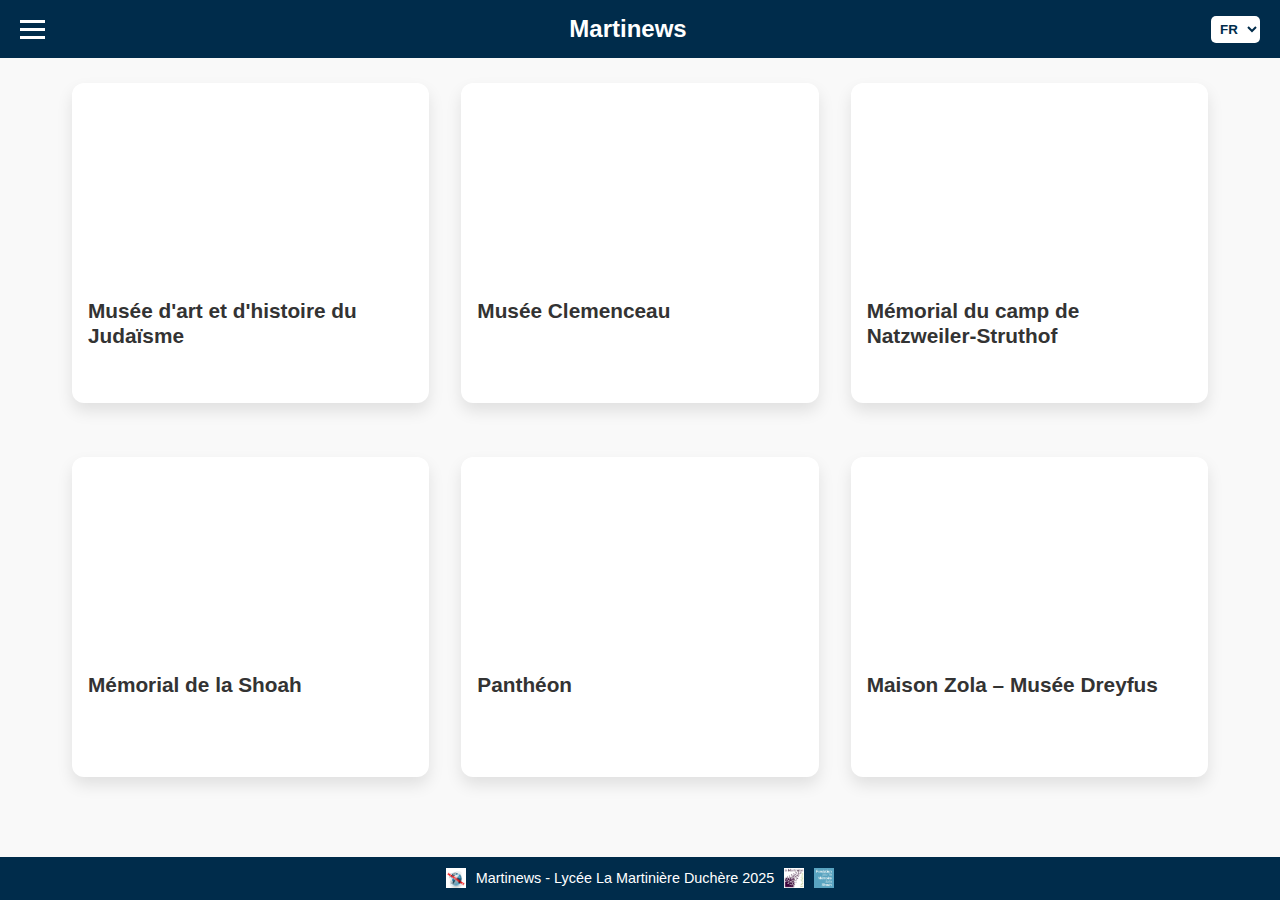
<file: reportages.html>
<!DOCTYPE html>
<html lang="fr">
<head>
  <meta charset="UTF-8">
  <title>Martinews</title>
  <link rel="stylesheet" href="Styles/style.css">
  <link rel="icon" href="Images/Logos/logo.jpg">
  <script defer src="Java/script.js"></script>
  <meta name="viewport" content="width=device-width, initial-scale=1.0">
</head>
<body>


  <!-- Barre de navigation -->
  <header class="header">
    <div id="menu-icon" class="menu-icon">
      <div class="bar"></div><div class="bar"></div><div class="bar"></div>
    </div>
    <h1>Martinews</h1>
    <select id="lang-select">
      <option value="fr">FR</option> 
      <option value="en">EN</option>
    </select>
  </header>

  <!-- Menu plein écran -->
	<nav class="fullscreen-menu" id="menu">
<div class="menu-content">
	<div class="menu-row">
		<a href="index.html" data-fr="Accueil" data-en="Home"></a>
		<a href="dreyfus.html" data-fr="Affaire Dreyfus" data-en="Dreyfus Affair"></a>
		<a href="articles.html">Articles</a>
		<a href="interview.html">Interviews</a>
    </div>
    <div class="menu-row">
		<a href="reportages.html" data-fr="Reportages" data-en="Reports"></a>
		<a href="podcast.html">Podcast</a>
		<a href="replay.html" data-fr="Rediffusion du JT" data-en="Watch the Broadcast Again"></a>
		<a href="projet.html" data-fr="A propos du projet" data-en="About the Project"></a>
    </div>
    <div class="menu-row">
		<a href="credits.html" data-fr="Mentions" data-en="Credits"></a>
    </div>
</div>

  <div id="close-icon" class="close-icon">
    <div class="bar1"></div><div class="bar2"></div>
  </div>

  <footer style="margin-top: auto; text-align: center;">
		<img src="Images/Logos/logo_martiniere.jpg" width="40" height="40">
		<img src="Images/Logos/logo_fondation.jpg" width="40" height="40">
		<img src="Images/Logos/logo.jpg" width="40" height="40">
  </footer>
</nav>

<main class="gallery" style="margin-top: 40px; min-height: calc(100vh - 120px); align-items: center; justify-content: center; flex-wrap: wrap;">
    <div class="video-card">
      <iframe src="https://www.youtube.com/embed/MEr3NByYT_k" allowfullscreen></iframe>
      <div class="video-info">
        <h2 data-fr="Musée d'art et d'histoire du Judaïsme" data-en="Museum of Jewish Art and History"></h2>
      </div>
    </div>

    <div class="video-card">
      <iframe src="https://www.youtube.com/embed/_OkSOCb_RnY" allowfullscreen></iframe>
      <div class="video-info">
        <h2 data-fr="Musée Clemenceau" data-en="Clemenceau Museum"></h2>
      </div>
    </div>

    <div class="video-card">
      <iframe src="https://www.youtube.com/embed/ts3uzxkO3qY" allowfullscreen></iframe>
      <div class="video-info">
        <h2 data-fr="Mémorial du camp de Natzweiler-Struthof" data-en="Natzweiler-Struthof Concentration Camp Memorial"></h2>
      </div>
    </div>

    <div class="video-card">
      <iframe src="https://www.youtube.com/embed/efkPFK8W9X0" allowfullscreen></iframe>
      <div class="video-info">
        <h2 data-fr="Mémorial de la Shoah" data-en="Shoah Memorial"></h2>
      </div>
    </div>

    <div class="video-card">
      <iframe src="https://www.youtube.com/embed/CAUk0TBb-gM" allowfullscreen></iframe>
      <div class="video-info">
        <h2 data-fr="Panthéon" data-en="Pantheon"></h2>
      </div>
    </div>

    <div class="video-card">
      <iframe src="https://www.youtube.com/embed/E-O7wZFPXVE" allowfullscreen></iframe>
      <div class="video-info">
        <h2 data-fr="Maison Zola – Musée Dreyfus" data-en="Zola House – Dreyfus Museum"></h2>
      </div>
    </div>
  </main>

  <!-- Footer -->
	<footer class="footer">
		<img src="Images/Logos/logo.jpg" width="20" height="20">
		<p style="margin: 0;">Martinews - Lycée La Martinière Duchère 2025</p>
		<img src="Images/Logos/logo_martiniere.jpg" width="20" height="20"/>
		<img src="Images/Logos/logo_fondation.jpg" width="20" height="20"/>
	</footer>

</body>
</html>
</file>
<file: Styles/style.css>
body.accueil .menu-icon {
  display: none;
}

/* RESET ET BASE */
* {
  margin: 0;
  padding: 0;
  box-sizing: border-box;
}

body {
  font-family: 'Inter', sans-serif;
  line-height: 1.6;
  background-color: #f9f9f9;
  color: #111;
  display: flex;
  flex-direction: column;
  min-height: 100vh;
}

/* HEADER */
.header {
  display: flex;
  justify-content: space-between;
  align-items: center;
  background-color: #002c4b;
  color: white;
  padding: 10px 20px;
  position: fixed;
  width: 100%;
  top: 0;
  z-index: 1000;
}

.header h1 {
  font-size: 1.5rem;
}

#lang-select {
  background-color: white;
  color: #002c4b;
  border: none;
  font-weight: bold;
  padding: 5px;
  border-radius: 5px;
}

/* MENU */
.menu-icon {
  display: flex;
  flex-direction: column;
  gap: 5px;
  cursor: pointer;
}

.menu-icon .bar {
  height: 3px;
  width: 25px;
  background: white;
}

/* MENU PLEIN ÉCRAN */
.fullscreen-menu {
  display: none;
  position: fixed;
  top: 0; left: 0;
  width: 100vw;
  height: 100vh;
  background: #001f33;
  color: white;
  flex-direction: column;
  justify-content: center;
  align-items: center;
  z-index: 2000;
  text-align: center;
  padding: 20px;
  
  overflow-y: auto;
}


.fullscreen-menu.show {
  display: flex;
}


.close-icon {
  position: absolute;
  top: 20px; 
  right: 50px;
  cursor: pointer;
  padding: 15px;
}

.close-icon .bar1, .close-icon .bar2 {
  width: 30px; height: 4px;
  background: white;
  position: absolute;
  top: 10px;
}

.close-icon .bar1 { transform: rotate(45deg); }
.close-icon .bar2 { transform: rotate(-45deg); }

.menu-content {
  display: flex;
  flex-direction: column;
  gap: 30px;
  width: 100%;
  max-width: 1000px;
  align-items: center; 
}

.menu-row {
  display: flex;
  justify-content: center;
  flex-wrap: wrap;
  gap: 30px;
}

.fullscreen-menu a {
  color: white;
  font-size: 24px;
  text-decoration: none;
  padding: 10px 15px;
  white-space: nowrap;
}

.fullscreen-menu a:hover {
  background-color: rgba(255, 255, 255, 0.1);
  border-radius: 5px;
}


@media (max-width: 480px) {
  .menu-row {
    flex-direction: column;
    align-items: center;
    gap: 15px;
  }

  .fullscreen-menu a {
    font-size: 18px;
    padding: 8px 12px;
  }

  .menu-content {
    gap: 20px;
  }

  footer {
    margin-top: 40px;
  }
}

.fullscreen-menu .menu-content {
  flex-grow: 1;
  display: flex;
  flex-direction: column;
  justify-content: center;
}
/* CONTENU */
.content {

  display: flex;
  flex-direction: column;
  padding: 20px;
  max-width: 900px;
  margin: auto;
  margin-top: 60px
}

.content h2 {
  color: #002c4b;
  margin-bottom: 10px;
  font-size: 1.8rem;
}

.content p {
  font-size: 1rem;
}

/* FOOTER */
.footer {
  background-color: #002c4b;
  color: white;
  padding: 10px;
  font-size: 0.9rem;
  margin-top: auto;

  display: flex;
  justify-content: center;
  align-items: center;
  gap: 10px;
  text-align: initial;
}


@media (max-width: 480px) {
  .header h1 {
    font-size: 1.2rem;
  }

  .fullscreen-menu a {
    font-size: 20px;
  }

  .content h2 {
    font-size: 1.5rem;
  }

  .content p {
    font-size: 0.95rem;
  }
}

.grid-container {
    display: grid;
    grid-template-columns: repeat(auto-fit, minmax(400px, 1fr));
    gap: 15px;
    padding: 10px;
    width: 100%;
    box-sizing: border-box;
}

.grid-item {
    background-color: white;
    color: black;
    text-align: center;
    padding: 15px;
    font-size: 18px;
    border-radius: 5px;
}

a.pdf-link:hover {
	background-color: rgba(128, 128, 128, 0.2);
	border-radius: 5px;
	transition: background-color 0.3s;
}

a.pdf-link {
	display: block;
	padding: 10px;
	border-radius: 5px;
	transition: background-color 0.3s;
}


.grid-item img {
    width: 80%;
    aspect-ratio: 4 / 3;
    object-fit: cover;
    border-radius: 5px;
    display: block;
    margin: 0 auto;
}

.grid-container2 {
    display: grid;
    grid-template-columns: repeat(auto-fit, minmax(300px, 1fr));
    gap: 20px;
    padding: 10px;
    width: 100%;
    box-sizing: border-box;
}



.grid-container2 img {
    width: 100%;
    aspect-ratio: 3 / 2;
    object-fit: cover;
    border-radius: 5px;
    display: block;
    margin: 0 auto;
}

@media (max-width: 480px) {
  .grid-container2 img {
    width: 80%;
	
  }
  .grid-container2 {
    grid-template-columns: 1fr;
  }
}





/* NAVIGATION HORIZONTALE FIXE */
.top-nav {
  display: flex;
  overflow-x: auto;
  gap: 20px;
  background: #002c4b;
  padding: 10px 20px;
  position: fixed;
  top: 50px;
  width: 100%;
  z-index: 999;
}

.top-nav a {
  color: white;
  text-decoration: none;
  white-space: nowrap;
  font-weight: 600;
}

.top-nav a:hover {
  text-decoration: underline;
}




/* INTERVIEWS */
.interview-container {
  display: flex;
  justify-content: center;
  align-items: stretch;
  gap: 40px;
  flex-wrap: wrap;
}

.column {
  flex: 1;
  min-width: 300px;
  max-width: 500px;
}

.column h2 {
  text-align: center;
  margin-bottom: 25px;
  color: #002244;
}

.video-box {
  margin-bottom: 30px;
  text-align: center;
}

.video-box iframe {
  width: 100%;
  max-width: 100%;
  aspect-ratio: 16 / 9;
  border: none;
  border-radius: 8px;
  box-shadow: 0 2px 8px rgba(0, 0, 0, 0.15);
}

.separator-line {
  width: 4px;
  background-color: #bbb;
  border-radius: 2px;
  margin: 0 10px;
}


@media (max-width: 480px) {
  .separator-line {
    display: none;
  }
}

.separator-horizontal {
  display: none;
  width: 60%;
  height: 4px;
  background-color: #bbb;
  margin: 30px auto;
  border-radius: 4px;
}

@media (max-width: 480px) {
  .separator-line {
    display: none;
  }

  .separator-horizontal {
    display: block;
  }
}


/* Présentation */
.project-presentation {
  margin-top: 20px;
  padding: 30px 20px;
  max-width: 900px;
  margin-left: auto;
  margin-right: auto;
  background-color: #fdfdfd;
  border-radius: 16px;
  box-shadow: 0 8px 20px rgba(0, 0, 0, 0.05);
  font-family: 'Segoe UI', sans-serif;
  line-height: 1.6;
  color: #333;
}

.project-presentation h1,
.project-presentation h2 {
  color: #002c4b;
  text-align: center;
}

.project-presentation p {
  margin-bottom: 15px;
  font-size: 1rem;
}

.project-presentation ul {
  margin-left: 20px;
  list-style-type: disc;
}

.project-presentation li {
  margin-bottom: 5px;
}

/* CREDITS */

.credits {
	max-width: 900px;
	margin: 0 auto 3rem;
	margin-top: 30px;
	background: white;
	padding: 2rem;
	border-radius: 8px;
	box-shadow: 0 0 10px rgb(0 0 0 / 0.1);
	font-family: 'Segoe UI', sans-serif;
		}
		
.credits ul {
	columns: 2;
	padding-left: 1rem;
		}
		
.credits ul li {
	margin-bottom: 0.3rem;
		}
.teachers, .students {
	margin-bottom: 1.5rem;
		}
		
.credits ul {
	columns: 3;
	list-style-type: none;
	padding-left: 0;
		}
		
.students ul li {
	margin-bottom: 0.3rem;
		}
		
.bibliography {
	columns: 1;
		}


/* REPORTAGES */
main.gallery {
  display: grid;
  grid-template-columns: repeat(auto-fit, minmax(280px, 1fr));
  gap: 2rem;
  padding: 2rem;
  max-width: 1200px;
  margin: 0 auto;
  width: 100%;
  box-sizing: border-box;
}

@media (max-width: 480px) {
  main.gallery {
    max-width: 320px;
    margin-left: auto;
    margin-right: auto;
    grid-template-columns: 1fr;
  }
}

.video-card:hover {
  transform: scale(1.02);
}

.video-card {
  background-color: white;
  border-radius: 12px;
  overflow: hidden;
  box-shadow: 0 8px 16px rgba(0,0,0,0.1);
  transition: transform 0.2s ease;
  display: flex;
  flex-direction: column;
  height: 320px;
}

.video-card iframe {
  width: 100%;
  height: 200px;
  border: none;
  flex-shrink: 0;
}

.video-info {
  padding: 1rem;
  flex-grow: 1;
  overflow: hidden;
}

.video-info h2 {
  margin: 0;
  font-size: 1.2rem;
  color: #333;
  line-height: 1.2;
  max-height: 3.6em;
  overflow: hidden;
  text-overflow: ellipsis;
}


/* PODCAST */
.podcast{
  padding: 40px 20px;
  display: flex;
  justify-content: center;
}

.podcast_titre{
  display: flex;
  justify-content: center;
}

.podcast-container {
  background-color: white;
  border-radius: 12px;
  box-shadow: 0 8px 24px rgba(0, 0, 0, 0.1);
  max-width: 800px;
  width: 100%;
  overflow: hidden;
  display: flex;
  flex-direction: column;
  align-items: center;
  padding: 30px;
}

.podcast-image {
  width: 100%;
  max-height: 300px;
  object-fit: cover;
  border-radius: 8px;
  margin-bottom: 20px;
}

.podcast-player {
  text-align: center;
}

.podcast-player h2 {
  margin-bottom: 10px;
  color: #002c4b;
}

.podcast-player p {
  margin-bottom: 20px;
  color: #555;
  font-size: 1rem;
  line-height: 1.5;
}

audio {
  width: 100%;
  max-width: 500px;
  margin-top: 10px;
}

button.transcription {
  background: linear-gradient(145deg, #3498db, #2980b9);
  color: white;
  border: none;
  padding: 12px 28px;
  font-size: 18px;
  font-weight: 600;
  border-radius: 30px;
  cursor: pointer;
  transition: background 0.4s ease, transform 0.2s ease;
  user-select: none;
  outline-offset: 4px;
  box-shadow: none;
}

button.transcription:hover {
  background: linear-gradient(145deg, #2c80b4, #1c5980);
}


#transcription {
  margin-top: 20px;
  display: none;
  border-top: 1px solid #ccc;
  padding-top: 20px;
}



/* REPLAY */
.video-link-container {
  display: flex;
  justify-content: center;
  padding: 2rem;
  flex-wrap: wrap;
  max-width: 1000px;
  margin: auto;
}

.video-card2 {
  background-color: #fff;
  border-radius: 12px;
  box-shadow: 0 8px 16px rgba(0,0,0,0.1);
  overflow: hidden;
  max-width: 500px;
  text-align: center;
  transition: transform 0.2s ease;
}

.video-card2:hover {
  transform: scale(1.02);
}

.video-thumbnail {
  width: 100%;
  max-width: 500px;
  height: auto;
  display: block;
  margin: auto;
  border-bottom: 1px solid #ddd;
  cursor: pointer;
}

.video-info {
  padding: 1rem;
}

.video-info h2 {
  font-size: 1.3rem;
  margin-bottom: 0.5rem;
  color: #333;
}

.video-info p {
  font-size: 1rem;
  color: #666;
}
</file>
